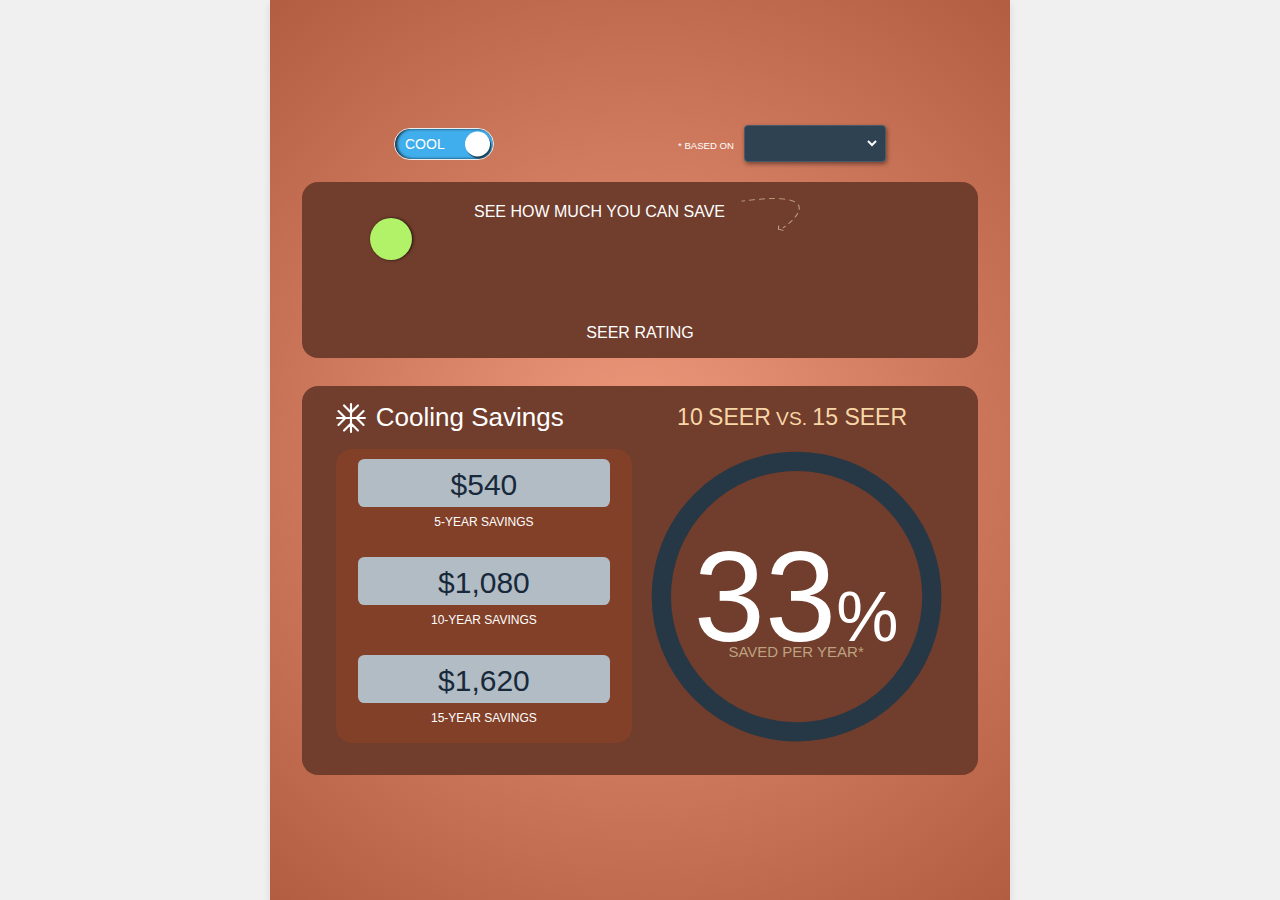
<file: localIndex.html>
<!DOCTYPE html>
<html lang="en">
<head>
    <meta charset="UTF-8">
    <meta name="viewport" content="width=device-width, initial-scale=1.0">
    <title>Energy Savings Calculator</title>
    <link rel="stylesheet" href="/css/index.css">
    <link rel="stylesheet" href="/css/switch.css">
    <link rel="stylesheet" href="/css/select.css">
    <link rel="stylesheet" href="/css/slider.css">
    <link rel="stylesheet" href="/css/circle.css">
    <link rel="stylesheet" href="/css/savings.css">
    <link rel="stylesheet" href="/css/jqueryui.css">
    <link rel="stylesheet" href="/css/jqueryslider.css">
</head>

<body>
    <div class="calculator">
        <div class="container">
            <div class="toggles">
                <div class="switch-container">
                    <div class="switch">
                        <input checked="false" id="cooling-switch" class="switch-checkbox" name="switch"
                            type="checkbox" />
                        <label for="cooling-switch" class="switch-label">
                            <div class="switch-inner"></div>
                            <div class="switch-switch"></div>
                        </label>
                    </div>
                </div>
                <div class="selector-container">
                    <label>* Based On</label>
                    <div class="select-container">
                        <select id="stateSelect" class="select"></select>
                    </div>
                </div>
            </div>
            <div class="slider">
                <div class="slider-container">
                    <div class="section-title">
                        <span id="savings-title">SEE HOW MUCH YOU CAN SAVE</span>
                        <img
                            src="/img/save-arrow.png">
                    </div>
                    <div class="slider-box">
                        <div id="sliderHandle">
                            <div id="custom-handle" class="ui-slider-handle"></div>
                        </div>
                        <div id="length-spans"></div>
                    </div>
                    <div id="rating">
                        <p><span class="type-rating">SEER</span> <span style="font-weight: 100;">RATING</span></p>
                    </div>
                </div>
            </div>
            <div class="display">
                <div class="display-container">
                    <div class="titles">
                        <div class="title">
                            <img width="30" height="30" id="cooling-icon"
                                src="/img/cool.svg" />
                            <span>Cooling Savings</span>
                        </div>
                        <div class="title-vs">
                            <span><span id="number-rating">10</span> <span class="type-rating">SEER</span> VS. <span
                                    id="title-value">15 SEER</span></span>
                        </div>
                    </div>
                    <div class="data-container">
                        <div class="savings" id="savings">
                            <div class="savings-item">
                                <p>5-YEAR SAVINGS</p>
                                <div class="progress-bar-solid c-tertiary five-progress">
                                    <span id="fiveYearSavings">$540</span>
                                    <div class="progress-bar-savings c-septenary" id="savings-five-year"></div>
                                </div>
                            </div>
                            <div class="savings-item">
                                <p>10-YEAR SAVINGS</p>
                                <div class="progress-bar-solid c-tertiary">
                                    <span id="tenYearSavings">$1,080</span>
                                    <div class="progress-bar-savings c-septenary" id="savings-ten-year"></div>
                                </div>
                            </div>
                            <div class="savings-item">
                                <p>15-YEAR SAVINGS</p>
                                <div class="progress-bar-solid c-tertiary fifteen-progress">
                                    <span id="fifteenYearSavings">$1,620</span>
                                    <div class="progress-bar-savings c-septenary" id="savings-fifteen-year"></div>
                                </div>
                            </div>
                        </div>
                        <div class="circle-container">
                            <svg version="1.1" viewBox="0 0 400 400" preserveAspectRatio="xMinYMin meet">
                                <linearGradient id="grad1" x1="0%" y1="0%" x2="100%" y2="0%">
                                    <stop offset="0%" style="stop-color:rgb(32,187,113);stop-opacity:1" />
                                    <stop offset="100%" style="stop-color:rgb(158,234,107);stop-opacity:1" />
                                </linearGradient>
                                <circle id="progress-bar-background" cx="200.5" cy="200.5" r="140.5" stroke="#263846"
                                    stroke-width="15" fill="none" class="c-tertiary" />
                                <circle id="progress-bar" cx="200.5" cy="200.5" r="140.5" stroke="#000"
                                    stroke-width="15" fill="none" stroke-dasharray="883" stroke-dashoffset="883"
                                    class="c-octonary" />
                            </svg>
                            <div class="percentage-indicator-container">
                                <span id="percentage">33<span class="percent">%</span></span>
                                <p>SAVED PER YEAR*</p>
                            </div>
                        </div>
                    </div>
                </div>
            </div>
        </div>
    </div>
</body>
<script src="/js/jquery.min.js"></script>
<script src="/js/jqueryui.min.js"></script>
<script src="/js/anime.min.js"></script>
<script src="/js/slider.js"></script>
</html>
</file>
<file: css/index.css>
@import url('https://fonts.cdnfonts.com/css/gilroy-bold');
body {
    font-family: 'Gilroy-Bold', sans-serif;
    display: flex;
    justify-content: center;
    align-items: center;
    height: 100vh;
    background-color: #f0f0f0;
    padding: 0;
    margin: 0 auto;
    overflow: hidden;
}

h1, h2, p, span, label {
}

.calculator {
    display: inline-flex;
    background: rgb(238,152,124);
    background: -moz-radial-gradient(circle, rgba(238,152,124,1) 0%, rgba(178,93,65,1) 100%);
    background: -webkit-radial-gradient(circle, rgba(238,152,124,1) 0%, rgba(178,93,65,1) 100%);
    background: radial-gradient(circle, rgba(238,152,124,1) 0%, rgba(178,93,65,1) 100%);
    filter: progid:DXImageTransform.Microsoft.gradient(startColorstr="#ee987c",endColorstr="#b25d41",GradientType=1); 
    color: #fff;
    width: 100%;
    max-width: 740px;
    height: 100vh;
    overflow-y: hidden;
    overflow-x: hidden;
    /* max-height: 740px; */
    box-shadow: 0 4px 8px rgba(0, 0, 0, 0.1);
    transition: background 0.34s;
    margin-right: auto 0em;
    margin-left: auto 0em;
}


.calculator .container {
    display: flex;
    flex-direction: column;
    justify-content: center;
    align-items: center;
    flex: 1;
    width: 100%;
    margin-top: 1.2em;
}

.calculator .container .toggles {
    display: flex;
    flex-direction: row;
    justify-content: space-around;
    align-items: center;
    width: 100%;
    height: auto;
}

.calculator .container .toggles .selector-container {
    display: flex;
    flex-direction: row;
    justify-content: flex-start;
    align-items: center;
    gap: 10px;
}

.calculator .container .toggles .selector-container label {
    height: auto;
    line-height: 13px;
    margin-top: 4px;
    text-transform: uppercase;
    font-size: 0.6em;
    font-family: 'Gilroy-Bold', sans-serif;

}

.calculator .container .slider {
    display: flex;
    flex-direction: column;
    justify-content: center;
    align-items: center;
    width: 100%;
    height: auto;
    padding: 0px;
    background-color: #713D2C;
    margin-top: 1em;
    border-radius: 0em;
    padding-top: 1em;
}

.calculator .container .slider .section-title {
    display: flex;
    flex-direction: row;
    align-items: center;
    justify-content: flex-start;
    gap: 1em;
}

.calculator .container .slider .section-title span {
    text-transform: uppercase;
}

.calculator .container .slider .slider-container {
    display: flex;
    flex-direction: column;
    justify-content: center;
    align-items: center;
    width: 80%;
}

.calculator .container .display {
    display: flex;
    flex-direction: column;
    justify-content: center;
    align-items: center;
    width: 100%;
    height: auto;
    padding: 0px;
    background-color: #713D2C;
    margin-top: 0em;
    border-radius: 0em;
}

.calculator .container .display .display-container {
    display: flex;
    flex-direction: column;
    justify-content: center;
    align-items: center;
    width: 100%;
    height: auto;
    padding: 0em;
}

.calculator .container .display .display-container .titles {
    width: 100%;
    display: flex;
    flex-direction: column;
    justify-content: space-between;
    align-items: center;
    text-align: center;
}

.calculator .container .display .display-container .titles .title {
    display: flex;
    justify-content: center;
    align-items: center;
    width: 100%;
    gap: 10px;
    font-size: clamp(12px, 3vw, 22px);
    text-wrap: nowrap;
}
.calculator .container .display .display-container .titles .title-vs {
    margin-top: 1em;
    width: 100%;
}

.calculator .container .display .display-container .titles .title span {
    font-size: clamp(26px, 2vw, 2.6em);
}

.calculator .container .display .display-container .titles .title-vs span {
    font-size: clamp(1em, 3vw, 1.2em);
    color: #F8D7A7;
}

.calculator .container .display .display-container .data-container {
    display: flex;
    flex: 1;
    flex-direction: column-reverse;
    justify-content: center;
    align-items: stretch;
    width: 100%;
    height: auto;
    position: relative;
    gap: 1em;
}

.calculator .container .display .display-container .data-container .savings, .calculator .container .display .display-container .data-container .circle-container {
    flex: 1;
    width: 100%;
}

@media screen and (min-width: 520px) {
    .calculator {
        margin: auto -2em;
    }
    .calculator .container {
        padding: 2em;
        margin-top: 0em;
    }
    .calculator .container .slider {
        border-radius: 1em;
        padding-top: 0.5em;
        margin: 20px;
    }
    .calculator .container .display {
        border-radius: 1em;
        margin-top: 0.5em;
    }
    .calculator .container .display .display-container {
        width: 90%;
    }
    .calculator .container .display .display-container {
        padding: 1em;
    }
    .calculator .container .display .display-container .titles .title {
        display: flex;
        justify-content: flex-start;
        align-items: center;
    }
    .calculator .container .display .display-container .titles {
        flex-direction: row;
    }
    .calculator .container .display .display-container .data-container {
        flex-direction: row;
    }
    .calculator > .container .display .display-container .data-container .savings {
        background-color: #824028;
    }
    .calculator .container .display .display-container .titles .title-vs {
        margin-top: 0em;
    }
}
</file>
<file: css/switch.css>
.switch {
    position: relative;
    width: 100px;
    user-select: none;
}

.switch-checkbox {
    display: none;
}

.switch-label {
    display: block;
    overflow: hidden;
    cursor: pointer;
    border: 1px solid #ececec;
    border-radius: 25px;
}

.switch-inner {
    width: 200%;
    margin-left: -100%;
    transition: margin 0.3s ease-in 0s;
}

.switch-inner:before,
.switch-inner:after {
    float: left;
    width: 50%;
    height: 30px;
    padding: 0;
    line-height: 30px;
    font-size: 14px;
    color: white;
    font-family: Trebuchet, Arial, sans-serif;
    box-sizing: border-box;
    box-shadow: 2px 0px 3px 0px rgba(0, 0, 0, 0.75) inset;
    -webkit-box-shadow: 2px 0px 3px 0px rgba(0, 0, 0, 0.75) inset;
    -moz-box-shadow: 2px 0px 3px 0px rgba(0, 0, 0, 0.75) inset;
    border-radius: 25px;
}

.switch-inner:before {
    content: "COOL";
    padding-left: 10px;
    background-color: #40aeec;
    color: #ffffff;
}

.switch-inner:after {
    content: "HEAT";
    padding-right: 10px;
    background-color: #ea651f;
    color: #fff;
    text-align: right;
}

.switch-switch {
    width: 25px;
    height: 25px;
    background: #ffffff;
    border-radius: 50%;
    position: absolute;
    top: 50%;
    transform: translateY(-50%);
    bottom: 0;
    right: 72px;
    transition: all 0.3s ease-in 0s;
    box-shadow: 1.4px 2px 1px 0px rgba(0, 0, 0, 0.6);
    -webkit-box-shadow: 1.4px 2px 1px 0px rgba(0, 0, 0, 0.6);
    -moz-box-shadow: 1.4px 2px 1px 0px rgba(0, 0, 0, 0.6);
}

.switch-checkbox:checked+.switch-label .switch-inner {
    margin-left: 0;
}

.switch-checkbox:checked+.switch-label .switch-switch {
    right: 4px;
}
</file>
<file: css/select.css>
.select-container {
    width: 140px;
    height: 35px;
    padding: 1px;
    border: 0;
    background-color: #2f4252;
    border-radius: 4px;
    box-shadow: 0px 0px 2px 0px rgba(255, 255, 255, 0.48) inset, 1px 2px 4px 0px rgba(0, 0, 0, 0.43);
    -webkit-box-shadow: 0px 0px 2px 0px rgba(255, 255, 255, 0.48) inset, 1px 2px 4px 0px rgba(0, 0, 0, 0.43);
    -moz-box-shadow: 0px 0px 2px 0px rgba(255, 255, 255, 0.48) inset, 1px 2px 4px 0px rgba(0, 0, 0, 0.43);
    color: #fff;
}

.select {
    width: 140px;
    padding: 5px;
    background-color: #2f4252;
    color: #fff;
    border: 0;
    border-radius: 4px;
    height: 35px;
    font-size: 11px;
    text-align: center;
    cursor: pointer;

    border-right: 5px solid transparent;
}

.select-label {
    background-color: #fff;
    background-image: url('https://firebasestorage.googleapis.com/v0/b/paradise-technologies-e8175.appspot.com/o/calculatorv2%2Farrows.png?alt=media&token=364aafa8-657e-4901-b004-67a596cd6674');
    width: 20px;
    height: 20px;
    background-repeat: no-repeat;
    background-position: center;
    border-radius: 2px;
    padding: 6px;
    cursor: pointer;
    box-shadow: 1px 2px 4px 0px rgba(0, 0, 0, 0.43);
    -webkit-box-shadow: 1px 2px 4px 0px rgba(0, 0, 0, 0.43);
    -moz-box-shadow: 1px 2px 4px 0px rgba(0, 0, 0, 0.43);
}

.cost-input-container {
    margin-bottom: 20px;
    text-align: center;
}

.cost-input-container label {
    display: block;
    font-size: 16px;
    color: #fff;
}

.cost-input-container input {
    width: 150px;
    padding: 10px;
    border: 1px solid #ccc;
    border-radius: 4px;
    background-color: #2f4252;
    color: #fff;
}
</file>
<file: css/slider.css>
.slider-box {
    width: 100%;
    height: 90px;
    position: relative;
    margin-top: -1em;
}

#slider {
    display: inline-block;
    width: 100%;
    height: 17px;
    top: 37px;
}

#sliderHandle {
    display: inline-block;
    width: 100%;
    height: 17px;
    top: 37px;
}

#slider .ui-slider-handle {
    top: -15px;
    width: 42px;
    height: 42px;
    border-radius: 25px;
    background: #f36533;
}

#sliderHandle .ui-slider-handle {
    top: -15px;
    width: 42px;
    height: 42px;
    border-radius: 25px;
    background: #b1f269;
    text-align: center;
    line-height: 45px;
    font-size: 18px;
    color: #676767;
    font-family: 'Gilroy-Bold', sans-serif;
}

.ui-corner-all,
.ui-corner-top,
.ui-corner-right,
.ui-corner-tr {
    border-top-right-radius: 9px;
    border-top-left-radius: 9px;
}

.ui-corner-all,
.ui-corner-bottom,
.ui-corner-right,
.ui-corner-br {
    border-bottom-right-radius: 9px;
    border-bottom-left-radius: 9px;
}

.ui-widget-content {
    border: 0px;
    color: #222222;
}

.ui-widget-header {
    border-top-right-radius: 0;
    border-bottom-right-radius: 0;
    background: #f36633;
    color: #222222;
}

#sliderHandle .ui-widget-header {
    border-top-right-radius: 0;
    border-bottom-right-radius: 0;
    background: rgb(33, 187, 113);
    background: -moz-linear-gradient(90deg, rgba(33, 187, 113, 1) 0%, rgba(143, 228, 108, 1) 100%);
    background: -webkit-linear-gradient(90deg, rgba(33, 187, 113, 1) 0%, rgba(143, 228, 108, 1) 100%);
    background: linear-gradient(90deg, rgba(33, 187, 113, 1) 0%, rgba(143, 228, 108, 1) 100%);
    filter: progid:DXImageTransform.Microsoft.gradient(startColorstr="#21bb71", endColorstr="#8fe46c", GradientType=1);
    color: #222222;
}

.ui-slider-horizontal .ui-slider-handle {
    margin-left: -0.8em
}

#eq {
    height: 150px;
}

#eq>span {
    display: inline-block;
    height: 120px;
    margin: 20px;
}

#eq .ui-slider-handle {
    width: 25px;
    height: 25px;
    border-radius: 25px;
    background: #7a182d;
    left: -6px;
}

#eq .ui-widget-header {
    border-top-right-radius: 0;
    border-top-left-radius: 0;
    border-bottom-left-radius: 0;
    border-bottom-right-radius: 0;
}

.ui-widget.ui-widget-content {
    border: 0px !important;
}

.ui-state-default,
.ui-widget-content .ui-state-default,
.ui-widget-header .ui-state-default,
.ui-button,
html .ui-button.ui-state-disabled:hover,
html .ui-button.ui-state-disabled:active {
    border: 0px !important;
}

#sliderHandle .ui-slider-handle {
    outline: none;
    cursor: pointer;
    box-shadow: 1px 0px 3px 0px rgba(0, 0, 0, 0.75);
    -webkit-box-shadow: 1px 0px 3px 0px rgba(0, 0, 0, 0.75);
    -moz-box-shadow: 1px 0px 3px 0px rgba(0, 0, 0, 0.75);
}

#length-spans {
    display: flex;
    flex-direction: row;
    justify-content:space-around;
    align-items: center;
    width: 100%;
    padding-top: 50px;
    gap: clamp(1px, 1vw, 14px);
}

#length-spans span {
    flex: 1;
    text-align: center;
    font-size: clamp(14px, 2vw, 14px);
}
</file>
<file: css/circle.css>
.circle-container {
    display: flex;
    flex-direction: row !important;
    justify-content: center;
    align-items: center;
    width: 100%;
}
.circle-container svg {
    width: 100%;
    max-width: 240px;
}

.circle-container svg circle {
    stroke-width: 80px;
    transform-origin: center;
}

#progress-bar {
    transform: rotate(-90deg);
    transform-origin: center;
    stroke: url(#grad1)
}

.circle-container .percentage-indicator-container {
    display: flex;
    flex-direction: column;
    justify-content: center;
    align-items: center;
    width: auto !important;
    min-height: 100%;
    min-width: 150px;
}

.circle-container .percentage-indicator-container #percentage {
    font-size: clamp(6em, 22vw, 8em);
    position: absolute;
}

.circle-container .percentage-indicator-container p {
    font-size: clamp(8px, 12vw, 15px);
    margin: 0;
    margin-top: -1em;
    text-transform: uppercase;
    color: #BEA280;
    margin-top: 100%;
    margin-bottom: 2.6em;
}

.circle-container .percentage-indicator-container #percentage .percent {
    font-size: clamp(28px, 8vw, 70px);
}

@media screen and (min-width: 520px) {
    .circle-container svg {
        max-width: 100%;
    }
    .circle-container svg circle {
        stroke-width: 20px;
        scale: 1.3;
    }
    .circle-container .percentage-indicator-container {
        position: absolute;
        min-height: 100%;
    }
    .circle-container {
        flex-direction: column;
    }
}
</file>
<file: css/savings.css>
.savings {
    display: flex;
    flex-direction: row;
    justify-content: center;
    align-items: center;
    padding: 0px;
    background-color: none;
    border-radius: 0em;
    margin-top: 0em;
    margin-bottom: 0em;
    background-image: url('https://firebasestorage.googleapis.com/v0/b/paradise-technologies-e8175.appspot.com/o/calculatorv2%2Fflechas_calcu.svg?alt=media&token=603a62b3-d922-48f1-a1c2-620560219bb6');
    background-position: top;
    background-size: contain;
    background-repeat: no-repeat;
}

.savings .savings-item {
    display: flex;
    flex: 1;
    flex-direction: column-reverse;
    justify-content: center;
    align-items: center;
    width: 85%;
    margin: 0px;
}

.savings-item p {
    font-size: 12px;
    text-align: center;
    width: min-content;
    margin-top: 15%;
}

.savings .progress-bar-solid {
    position: relative;
    display: flex;
    flex-direction: column;
    justify-content: center;
    align-items: center;
    /* background: #9eea6b url('https://firebasestorage.googleapis.com/v0/b/paradise-technologies-e8175.appspot.com/o/calculatorv2%2Fbg-mobile-savings-cooling.png?alt=media&token=fe78e19c-f74c-43bc-ab22-5321843b78b8') 100% 0% no-repeat; */
    padding-top: 10px;
    padding-bottom: 10px;
    text-align: center;
    width: 100%;
    height: 28px;
    border-radius: 0px;
}

.savings .savings-item .progress-bar-savings {
    display: none;
}

.savings .progress-bar-solid span {
    position: relative;
    font-size: clamp(16px, 6vw, 30px);
    z-index: 20;
    color: #fff;
    margin-top: clamp(2%, 4%, 6%);
    height: 100%;
}

.calculator .savings .progress-bar-solid span {
    color: #000;
    font-family: 'Gilroy-Bold', sans-serif;

}

@media screen and (min-width: 520px) {
    .savings .savings-item {
        margin: 10px;
    }
    .savings-item p {
        width: 100%;
        margin: 8px;
    }
    .savings {
        flex-direction: column;
        margin-top: 1em;
        margin-bottom: 1em;
        border-radius: 1em;
        background-color: #1C3A54;
        background-image: none;
    }

    .savings .progress-bar-solid span {
        color: #17293a;
    }

    .savings .progress-bar-solid {
        position: relative;
        background-image: none;
        background-color: #b2bcc5;
        border-radius: 5px;
        border-radius: 0.4em;
    }

    .savings .savings-item .progress-bar-savings {
        display: flex;
        position: absolute;
        left: 0;
        top: 0;
        height: 100%;
        max-width: 100%;
        background: rgb(32, 187, 113);
        background: -moz-linear-gradient(90deg, rgba(32, 187, 113, 1) 0%, rgba(158, 234, 107, 1) 100%);
        background: -webkit-linear-gradient(90deg, rgba(32, 187, 113, 1) 0%, rgba(158, 234, 107, 1) 100%);
        background: linear-gradient(90deg, rgba(32, 187, 113, 1) 0%, rgba(158, 234, 107, 1) 100%);
        filter: progid:DXImageTransform.Microsoft.gradient(startColorstr="#20bb71", endColorstr="#9eea6b", GradientType=1);
        z-index: 10;
        border-radius: 5px;
    }
    .calculator .savings .progress-bar-solid span {
        color: #17293a;
        margin-left: 0px;
        margin-top: -2px;
    }
    
}
</file>
<file: css/jqueryui.css>
/*! jQuery UI - v1.12.1 - 2016-09-14
* http://jqueryui.com
* Includes: core.css, accordion.css, autocomplete.css, menu.css, button.css, controlgroup.css, checkboxradio.css, datepicker.css, dialog.css, draggable.css, resizable.css, progressbar.css, selectable.css, selectmenu.css, slider.css, sortable.css, spinner.css, tabs.css, tooltip.css, theme.css
* To view and modify this theme, visit http://jqueryui.com/themeroller/?bgShadowXPos=&bgOverlayXPos=&bgErrorXPos=&bgHighlightXPos=&bgContentXPos=&bgHeaderXPos=&bgActiveXPos=&bgHoverXPos=&bgDefaultXPos=&bgShadowYPos=&bgOverlayYPos=&bgErrorYPos=&bgHighlightYPos=&bgContentYPos=&bgHeaderYPos=&bgActiveYPos=&bgHoverYPos=&bgDefaultYPos=&bgShadowRepeat=&bgOverlayRepeat=&bgErrorRepeat=&bgHighlightRepeat=&bgContentRepeat=&bgHeaderRepeat=&bgActiveRepeat=&bgHoverRepeat=&bgDefaultRepeat=&iconsHover=url(%22images%2Fui-icons_555555_256x240.png%22)&iconsHighlight=url(%22images%2Fui-icons_777620_256x240.png%22)&iconsHeader=url(%22images%2Fui-icons_444444_256x240.png%22)&iconsError=url(%22images%2Fui-icons_cc0000_256x240.png%22)&iconsDefault=url(%22images%2Fui-icons_777777_256x240.png%22)&iconsContent=url(%22images%2Fui-icons_444444_256x240.png%22)&iconsActive=url(%22images%2Fui-icons_ffffff_256x240.png%22)&bgImgUrlShadow=&bgImgUrlOverlay=&bgImgUrlHover=&bgImgUrlHighlight=&bgImgUrlHeader=&bgImgUrlError=&bgImgUrlDefault=&bgImgUrlContent=&bgImgUrlActive=&opacityFilterShadow=Alpha(Opacity%3D30)&opacityFilterOverlay=Alpha(Opacity%3D30)&opacityShadowPerc=30&opacityOverlayPerc=30&iconColorHover=%23555555&iconColorHighlight=%23777620&iconColorHeader=%23444444&iconColorError=%23cc0000&iconColorDefault=%23777777&iconColorContent=%23444444&iconColorActive=%23ffffff&bgImgOpacityShadow=0&bgImgOpacityOverlay=0&bgImgOpacityError=95&bgImgOpacityHighlight=55&bgImgOpacityContent=75&bgImgOpacityHeader=75&bgImgOpacityActive=65&bgImgOpacityHover=75&bgImgOpacityDefault=75&bgTextureShadow=flat&bgTextureOverlay=flat&bgTextureError=flat&bgTextureHighlight=flat&bgTextureContent=flat&bgTextureHeader=flat&bgTextureActive=flat&bgTextureHover=flat&bgTextureDefault=flat&cornerRadius=3px&fwDefault=normal&ffDefault=Arial%2CHelvetica%2Csans-serif&fsDefault=1em&cornerRadiusShadow=8px&thicknessShadow=5px&offsetLeftShadow=0px&offsetTopShadow=0px&opacityShadow=.3&bgColorShadow=%23666666&opacityOverlay=.3&bgColorOverlay=%23aaaaaa&fcError=%235f3f3f&borderColorError=%23f1a899&bgColorError=%23fddfdf&fcHighlight=%23777620&borderColorHighlight=%23dad55e&bgColorHighlight=%23fffa90&fcContent=%23333333&borderColorContent=%23dddddd&bgColorContent=%23ffffff&fcHeader=%23333333&borderColorHeader=%23dddddd&bgColorHeader=%23e9e9e9&fcActive=%23ffffff&borderColorActive=%23003eff&bgColorActive=%23007fff&fcHover=%232b2b2b&borderColorHover=%23cccccc&bgColorHover=%23ededed&fcDefault=%23454545&borderColorDefault=%23c5c5c5&bgColorDefault=%23f6f6f6
* Copyright jQuery Foundation and other contributors; Licensed MIT */

/* Layout helpers
----------------------------------*/
.ui-helper-hidden {
	display: none;
}
.ui-helper-hidden-accessible {
	border: 0;
	clip: rect(0 0 0 0);
	height: 1px;
	margin: -1px;
	overflow: hidden;
	padding: 0;
	position: absolute;
	width: 1px;
}
.ui-helper-reset {
	margin: 0;
	padding: 0;
	border: 0;
	outline: 0;
	line-height: 1.3;
	text-decoration: none;
	font-size: 100%;
	list-style: none;
}
.ui-helper-clearfix:before,
.ui-helper-clearfix:after {
	content: "";
	display: table;
	border-collapse: collapse;
}
.ui-helper-clearfix:after {
	clear: both;
}
.ui-helper-zfix {
	width: 100%;
	height: 100%;
	top: 0;
	left: 0;
	position: absolute;
	opacity: 0;
	filter:Alpha(Opacity=0); /* support: IE8 */
}

.ui-front {
	z-index: 100;
}


/* Interaction Cues
----------------------------------*/
.ui-state-disabled {
	cursor: default !important;
	pointer-events: none;
}


/* Icons
----------------------------------*/
.ui-icon {
	display: inline-block;
	vertical-align: middle;
	margin-top: -.25em;
	position: relative;
	text-indent: -99999px;
	overflow: hidden;
	background-repeat: no-repeat;
}

.ui-widget-icon-block {
	left: 50%;
	margin-left: -8px;
	display: block;
}

/* Misc visuals
----------------------------------*/

/* Overlays */
.ui-widget-overlay {
	position: fixed;
	top: 0;
	left: 0;
	width: 100%;
	height: 100%;
}
.ui-accordion .ui-accordion-header {
	display: block;
	cursor: pointer;
	position: relative;
	margin: 2px 0 0 0;
	padding: .5em .5em .5em .7em;
	font-size: 100%;
}
.ui-accordion .ui-accordion-content {
	padding: 1em 2.2em;
	border-top: 0;
	overflow: auto;
}
.ui-autocomplete {
	position: absolute;
	top: 0;
	left: 0;
	cursor: default;
}
.ui-menu {
	list-style: none;
	padding: 0;
	margin: 0;
	display: block;
	outline: 0;
}
.ui-menu .ui-menu {
	position: absolute;
}
.ui-menu .ui-menu-item {
	margin: 0;
	cursor: pointer;
	/* support: IE10, see #8844 */
	list-style-image: url("[data-uri]");
}
.ui-menu .ui-menu-item-wrapper {
	position: relative;
	padding: 3px 1em 3px .4em;
}
.ui-menu .ui-menu-divider {
	margin: 5px 0;
	height: 0;
	font-size: 0;
	line-height: 0;
	border-width: 1px 0 0 0;
}
.ui-menu .ui-state-focus,
.ui-menu .ui-state-active {
	margin: -1px;
}

/* icon support */
.ui-menu-icons {
	position: relative;
}
.ui-menu-icons .ui-menu-item-wrapper {
	padding-left: 2em;
}

/* left-aligned */
.ui-menu .ui-icon {
	position: absolute;
	top: 0;
	bottom: 0;
	left: .2em;
	margin: auto 0;
}

/* right-aligned */
.ui-menu .ui-menu-icon {
	left: auto;
	right: 0;
}
.ui-button {
	padding: .4em 1em;
	display: inline-block;
	position: relative;
	line-height: normal;
	margin-right: .1em;
	cursor: pointer;
	vertical-align: middle;
	text-align: center;
	-webkit-user-select: none;
	-moz-user-select: none;
	-ms-user-select: none;
	user-select: none;

	/* Support: IE <= 11 */
	overflow: visible;
}

.ui-button,
.ui-button:link,
.ui-button:visited,
.ui-button:hover,
.ui-button:active {
	text-decoration: none;
}

/* to make room for the icon, a width needs to be set here */
.ui-button-icon-only {
	width: 2em;
	box-sizing: border-box;
	text-indent: -9999px;
	white-space: nowrap;
}

/* no icon support for input elements */
input.ui-button.ui-button-icon-only {
	text-indent: 0;
}

/* button icon element(s) */
.ui-button-icon-only .ui-icon {
	position: absolute;
	top: 50%;
	left: 50%;
	margin-top: -8px;
	margin-left: -8px;
}

.ui-button.ui-icon-notext .ui-icon {
	padding: 0;
	width: 2.1em;
	height: 2.1em;
	text-indent: -9999px;
	white-space: nowrap;

}

input.ui-button.ui-icon-notext .ui-icon {
	width: auto;
	height: auto;
	text-indent: 0;
	white-space: normal;
	padding: .4em 1em;
}

/* workarounds */
/* Support: Firefox 5 - 40 */
input.ui-button::-moz-focus-inner,
button.ui-button::-moz-focus-inner {
	border: 0;
	padding: 0;
}
.ui-controlgroup {
	vertical-align: middle;
	display: inline-block;
}
.ui-controlgroup > .ui-controlgroup-item {
	float: left;
	margin-left: 0;
	margin-right: 0;
}
.ui-controlgroup > .ui-controlgroup-item:focus,
.ui-controlgroup > .ui-controlgroup-item.ui-visual-focus {
	z-index: 9999;
}
.ui-controlgroup-vertical > .ui-controlgroup-item {
	display: block;
	float: none;
	width: 100%;
	margin-top: 0;
	margin-bottom: 0;
	text-align: left;
}
.ui-controlgroup-vertical .ui-controlgroup-item {
	box-sizing: border-box;
}
.ui-controlgroup .ui-controlgroup-label {
	padding: .4em 1em;
}
.ui-controlgroup .ui-controlgroup-label span {
	font-size: 80%;
}
.ui-controlgroup-horizontal .ui-controlgroup-label + .ui-controlgroup-item {
	border-left: none;
}
.ui-controlgroup-vertical .ui-controlgroup-label + .ui-controlgroup-item {
	border-top: none;
}
.ui-controlgroup-horizontal .ui-controlgroup-label.ui-widget-content {
	border-right: none;
}
.ui-controlgroup-vertical .ui-controlgroup-label.ui-widget-content {
	border-bottom: none;
}

/* Spinner specific style fixes */
.ui-controlgroup-vertical .ui-spinner-input {

	/* Support: IE8 only, Android < 4.4 only */
	width: 75%;
	width: calc( 100% - 2.4em );
}
.ui-controlgroup-vertical .ui-spinner .ui-spinner-up {
	border-top-style: solid;
}

.ui-checkboxradio-label .ui-icon-background {
	box-shadow: inset 1px 1px 1px #ccc;
	border-radius: .12em;
	border: none;
}
.ui-checkboxradio-radio-label .ui-icon-background {
	width: 16px;
	height: 16px;
	border-radius: 1em;
	overflow: visible;
	border: none;
}
.ui-checkboxradio-radio-label.ui-checkboxradio-checked .ui-icon,
.ui-checkboxradio-radio-label.ui-checkboxradio-checked:hover .ui-icon {
	background-image: none;
	width: 8px;
	height: 8px;
	border-width: 4px;
	border-style: solid;
}
.ui-checkboxradio-disabled {
	pointer-events: none;
}
.ui-datepicker {
	width: 17em;
	padding: .2em .2em 0;
	display: none;
}
.ui-datepicker .ui-datepicker-header {
	position: relative;
	padding: .2em 0;
}
.ui-datepicker .ui-datepicker-prev,
.ui-datepicker .ui-datepicker-next {
	position: absolute;
	top: 2px;
	width: 1.8em;
	height: 1.8em;
}
.ui-datepicker .ui-datepicker-prev-hover,
.ui-datepicker .ui-datepicker-next-hover {
	top: 1px;
}
.ui-datepicker .ui-datepicker-prev {
	left: 2px;
}
.ui-datepicker .ui-datepicker-next {
	right: 2px;
}
.ui-datepicker .ui-datepicker-prev-hover {
	left: 1px;
}
.ui-datepicker .ui-datepicker-next-hover {
	right: 1px;
}
.ui-datepicker .ui-datepicker-prev span,
.ui-datepicker .ui-datepicker-next span {
	display: block;
	position: absolute;
	left: 50%;
	margin-left: -8px;
	top: 50%;
	margin-top: -8px;
}
.ui-datepicker .ui-datepicker-title {
	margin: 0 2.3em;
	line-height: 1.8em;
	text-align: center;
}
.ui-datepicker .ui-datepicker-title select {
	font-size: 1em;
	margin: 1px 0;
}
.ui-datepicker select.ui-datepicker-month,
.ui-datepicker select.ui-datepicker-year {
	width: 45%;
}
.ui-datepicker table {
	width: 100%;
	font-size: .9em;
	border-collapse: collapse;
	margin: 0 0 .4em;
}
.ui-datepicker th {
	padding: .7em .3em;
	text-align: center;
	font-weight: bold;
	border: 0;
}
.ui-datepicker td {
	border: 0;
	padding: 1px;
}
.ui-datepicker td span,
.ui-datepicker td a {
	display: block;
	padding: .2em;
	text-align: right;
	text-decoration: none;
}
.ui-datepicker .ui-datepicker-buttonpane {
	background-image: none;
	margin: .7em 0 0 0;
	padding: 0 .2em;
	border-left: 0;
	border-right: 0;
	border-bottom: 0;
}
.ui-datepicker .ui-datepicker-buttonpane button {
	float: right;
	margin: .5em .2em .4em;
	cursor: pointer;
	padding: .2em .6em .3em .6em;
	width: auto;
	overflow: visible;
}
.ui-datepicker .ui-datepicker-buttonpane button.ui-datepicker-current {
	float: left;
}

/* with multiple calendars */
.ui-datepicker.ui-datepicker-multi {
	width: auto;
}
.ui-datepicker-multi .ui-datepicker-group {
	float: left;
}
.ui-datepicker-multi .ui-datepicker-group table {
	width: 95%;
	margin: 0 auto .4em;
}
.ui-datepicker-multi-2 .ui-datepicker-group {
	width: 50%;
}
.ui-datepicker-multi-3 .ui-datepicker-group {
	width: 33.3%;
}
.ui-datepicker-multi-4 .ui-datepicker-group {
	width: 25%;
}
.ui-datepicker-multi .ui-datepicker-group-last .ui-datepicker-header,
.ui-datepicker-multi .ui-datepicker-group-middle .ui-datepicker-header {
	border-left-width: 0;
}
.ui-datepicker-multi .ui-datepicker-buttonpane {
	clear: left;
}
.ui-datepicker-row-break {
	clear: both;
	width: 100%;
	font-size: 0;
}

/* RTL support */
.ui-datepicker-rtl {
	direction: rtl;
}
.ui-datepicker-rtl .ui-datepicker-prev {
	right: 2px;
	left: auto;
}
.ui-datepicker-rtl .ui-datepicker-next {
	left: 2px;
	right: auto;
}
.ui-datepicker-rtl .ui-datepicker-prev:hover {
	right: 1px;
	left: auto;
}
.ui-datepicker-rtl .ui-datepicker-next:hover {
	left: 1px;
	right: auto;
}
.ui-datepicker-rtl .ui-datepicker-buttonpane {
	clear: right;
}
.ui-datepicker-rtl .ui-datepicker-buttonpane button {
	float: left;
}
.ui-datepicker-rtl .ui-datepicker-buttonpane button.ui-datepicker-current,
.ui-datepicker-rtl .ui-datepicker-group {
	float: right;
}
.ui-datepicker-rtl .ui-datepicker-group-last .ui-datepicker-header,
.ui-datepicker-rtl .ui-datepicker-group-middle .ui-datepicker-header {
	border-right-width: 0;
	border-left-width: 1px;
}

/* Icons */
.ui-datepicker .ui-icon {
	display: block;
	text-indent: -99999px;
	overflow: hidden;
	background-repeat: no-repeat;
	left: .5em;
	top: .3em;
}
.ui-dialog {
	position: absolute;
	top: 0;
	left: 0;
	padding: .2em;
	outline: 0;
}
.ui-dialog .ui-dialog-titlebar {
	padding: .4em 1em;
	position: relative;
}
.ui-dialog .ui-dialog-title {
	float: left;
	margin: .1em 0;
	white-space: nowrap;
	width: 90%;
	overflow: hidden;
	text-overflow: ellipsis;
}
.ui-dialog .ui-dialog-titlebar-close {
	position: absolute;
	right: .3em;
	top: 50%;
	width: 20px;
	margin: -10px 0 0 0;
	padding: 1px;
	height: 20px;
}
.ui-dialog .ui-dialog-content {
	position: relative;
	border: 0;
	padding: .5em 1em;
	background: none;
	overflow: auto;
}
.ui-dialog .ui-dialog-buttonpane {
	text-align: left;
	border-width: 1px 0 0 0;
	background-image: none;
	margin-top: .5em;
	padding: .3em 1em .5em .4em;
}
.ui-dialog .ui-dialog-buttonpane .ui-dialog-buttonset {
	float: right;
}
.ui-dialog .ui-dialog-buttonpane button {
	margin: .5em .4em .5em 0;
	cursor: pointer;
}
.ui-dialog .ui-resizable-n {
	height: 2px;
	top: 0;
}
.ui-dialog .ui-resizable-e {
	width: 2px;
	right: 0;
}
.ui-dialog .ui-resizable-s {
	height: 2px;
	bottom: 0;
}
.ui-dialog .ui-resizable-w {
	width: 2px;
	left: 0;
}
.ui-dialog .ui-resizable-se,
.ui-dialog .ui-resizable-sw,
.ui-dialog .ui-resizable-ne,
.ui-dialog .ui-resizable-nw {
	width: 7px;
	height: 7px;
}
.ui-dialog .ui-resizable-se {
	right: 0;
	bottom: 0;
}
.ui-dialog .ui-resizable-sw {
	left: 0;
	bottom: 0;
}
.ui-dialog .ui-resizable-ne {
	right: 0;
	top: 0;
}
.ui-dialog .ui-resizable-nw {
	left: 0;
	top: 0;
}
.ui-draggable .ui-dialog-titlebar {
	cursor: move;
}
.ui-draggable-handle {
	-ms-touch-action: none;
	touch-action: none;
}
.ui-resizable {
	position: relative;
}
.ui-resizable-handle {
	position: absolute;
	font-size: 0.1px;
	display: block;
	-ms-touch-action: none;
	touch-action: none;
}
.ui-resizable-disabled .ui-resizable-handle,
.ui-resizable-autohide .ui-resizable-handle {
	display: none;
}
.ui-resizable-n {
	cursor: n-resize;
	height: 7px;
	width: 100%;
	top: -5px;
	left: 0;
}
.ui-resizable-s {
	cursor: s-resize;
	height: 7px;
	width: 100%;
	bottom: -5px;
	left: 0;
}
.ui-resizable-e {
	cursor: e-resize;
	width: 7px;
	right: -5px;
	top: 0;
	height: 100%;
}
.ui-resizable-w {
	cursor: w-resize;
	width: 7px;
	left: -5px;
	top: 0;
	height: 100%;
}
.ui-resizable-se {
	cursor: se-resize;
	width: 12px;
	height: 12px;
	right: 1px;
	bottom: 1px;
}
.ui-resizable-sw {
	cursor: sw-resize;
	width: 9px;
	height: 9px;
	left: -5px;
	bottom: -5px;
}
.ui-resizable-nw {
	cursor: nw-resize;
	width: 9px;
	height: 9px;
	left: -5px;
	top: -5px;
}
.ui-resizable-ne {
	cursor: ne-resize;
	width: 9px;
	height: 9px;
	right: -5px;
	top: -5px;
}
.ui-progressbar {
	height: 2em;
	text-align: left;
	overflow: hidden;
}
.ui-progressbar .ui-progressbar-value {
	margin: -1px;
	height: 100%;
}
.ui-progressbar .ui-progressbar-overlay {
	background: url("[data-uri]");
	height: 100%;
	filter: alpha(opacity=25); /* support: IE8 */
	opacity: 0.25;
}
.ui-progressbar-indeterminate .ui-progressbar-value {
	background-image: none;
}
.ui-selectable {
	-ms-touch-action: none;
	touch-action: none;
}
.ui-selectable-helper {
	position: absolute;
	z-index: 100;
	border: 1px dotted black;
}
.ui-selectmenu-menu {
	padding: 0;
	margin: 0;
	position: absolute;
	top: 0;
	left: 0;
	display: none;
}
.ui-selectmenu-menu .ui-menu {
	overflow: auto;
	overflow-x: hidden;
	padding-bottom: 1px;
}
.ui-selectmenu-menu .ui-menu .ui-selectmenu-optgroup {
	font-size: 1em;
	font-weight: bold;
	line-height: 1.5;
	padding: 2px 0.4em;
	margin: 0.5em 0 0 0;
	height: auto;
	border: 0;
}
.ui-selectmenu-open {
	display: block;
}
.ui-selectmenu-text {
	display: block;
	margin-right: 20px;
	overflow: hidden;
	text-overflow: ellipsis;
}
.ui-selectmenu-button.ui-button {
	text-align: left;
	white-space: nowrap;
	width: 14em;
}
.ui-selectmenu-icon.ui-icon {
	float: right;
	margin-top: 0;
}
.ui-slider {
	position: relative;
	text-align: left;
}
.ui-slider .ui-slider-handle {
	position: absolute;
	z-index: 2;
	width: 1.2em;
	height: 1.2em;
	cursor: default;
	-ms-touch-action: none;
	touch-action: none;
}
.ui-slider .ui-slider-range {
	position: absolute;
	z-index: 1;
	font-size: .7em;
	display: block;
	border: 0;
	background-position: 0 0;
}

/* support: IE8 - See #6727 */
.ui-slider.ui-state-disabled .ui-slider-handle,
.ui-slider.ui-state-disabled .ui-slider-range {
	filter: inherit;
}

.ui-slider-horizontal {
	height: .8em;
}
.ui-slider-horizontal .ui-slider-handle {
	top: -.3em;
	margin-left: -.6em;
}
.ui-slider-horizontal .ui-slider-range {
	top: 0;
	height: 100%;
}
.ui-slider-horizontal .ui-slider-range-min {
	left: 0;
}
.ui-slider-horizontal .ui-slider-range-max {
	right: 0;
}

.ui-slider-vertical {
	width: .8em;
	height: 100px;
}
.ui-slider-vertical .ui-slider-handle {
	left: -.3em;
	margin-left: 0;
	margin-bottom: -.6em;
}
.ui-slider-vertical .ui-slider-range {
	left: 0;
	width: 100%;
}
.ui-slider-vertical .ui-slider-range-min {
	bottom: 0;
}
.ui-slider-vertical .ui-slider-range-max {
	top: 0;
}
.ui-sortable-handle {
	-ms-touch-action: none;
	touch-action: none;
}
.ui-spinner {
	position: relative;
	display: inline-block;
	overflow: hidden;
	padding: 0;
	vertical-align: middle;
}
.ui-spinner-input {
	border: none;
	background: none;
	color: inherit;
	padding: .222em 0;
	margin: .2em 0;
	vertical-align: middle;
	margin-left: .4em;
	margin-right: 2em;
}
.ui-spinner-button {
	width: 1.6em;
	height: 50%;
	font-size: .5em;
	padding: 0;
	margin: 0;
	text-align: center;
	position: absolute;
	cursor: default;
	display: block;
	overflow: hidden;
	right: 0;
}
/* more specificity required here to override default borders */
.ui-spinner a.ui-spinner-button {
	border-top-style: none;
	border-bottom-style: none;
	border-right-style: none;
}
.ui-spinner-up {
	top: 0;
}
.ui-spinner-down {
	bottom: 0;
}
.ui-tabs {
	position: relative;/* position: relative prevents IE scroll bug (element with position: relative inside container with overflow: auto appear as "fixed") */
	padding: .2em;
}
.ui-tabs .ui-tabs-nav {
	margin: 0;
	padding: .2em .2em 0;
}
.ui-tabs .ui-tabs-nav li {
	list-style: none;
	float: left;
	position: relative;
	top: 0;
	margin: 1px .2em 0 0;
	border-bottom-width: 0;
	padding: 0;
	white-space: nowrap;
}
.ui-tabs .ui-tabs-nav .ui-tabs-anchor {
	float: left;
	padding: .5em 1em;
	text-decoration: none;
}
.ui-tabs .ui-tabs-nav li.ui-tabs-active {
	margin-bottom: -1px;
	padding-bottom: 1px;
}
.ui-tabs .ui-tabs-nav li.ui-tabs-active .ui-tabs-anchor,
.ui-tabs .ui-tabs-nav li.ui-state-disabled .ui-tabs-anchor,
.ui-tabs .ui-tabs-nav li.ui-tabs-loading .ui-tabs-anchor {
	cursor: text;
}
.ui-tabs-collapsible .ui-tabs-nav li.ui-tabs-active .ui-tabs-anchor {
	cursor: pointer;
}
.ui-tabs .ui-tabs-panel {
	display: block;
	border-width: 0;
	padding: 1em 1.4em;
	background: none;
}
.ui-tooltip {
	padding: 8px;
	position: absolute;
	z-index: 9999;
	max-width: 300px;
}
body .ui-tooltip {
	border-width: 2px;
}

/* Component containers
----------------------------------*/
.ui-widget {
	font-family: Arial,Helvetica,sans-serif;
	font-size: 1em;
}
.ui-widget .ui-widget {
	font-size: 1em;
}
.ui-widget input,
.ui-widget select,
.ui-widget textarea,
.ui-widget button {
	font-family: Arial,Helvetica,sans-serif;
	font-size: 1em;
}
.ui-widget.ui-widget-content {
	border: 1px solid #c5c5c5;
}
.ui-widget-content {
	border: 1px solid #dddddd;
	background: #ffffff;
	color: #333333;
}
.ui-widget-content a {
	color: #333333;
}
.ui-widget-header {
	border: 1px solid #dddddd;
	background: #e9e9e9;
	color: #333333;
	font-weight: bold;
}
.ui-widget-header a {
	color: #333333;
}

/* Interaction states
----------------------------------*/
.ui-state-default,
.ui-widget-content .ui-state-default,
.ui-widget-header .ui-state-default,
.ui-button,

/* We use html here because we need a greater specificity to make sure disabled
works properly when clicked or hovered */
html .ui-button.ui-state-disabled:hover,
html .ui-button.ui-state-disabled:active {
	border: 1px solid #c5c5c5;
	background: #f6f6f6;
	font-weight: normal;
	color: #454545;
}
.ui-state-default a,
.ui-state-default a:link,
.ui-state-default a:visited,
a.ui-button,
a:link.ui-button,
a:visited.ui-button,
.ui-button {
	color: #454545;
	text-decoration: none;
}
.ui-state-hover,
.ui-widget-content .ui-state-hover,
.ui-widget-header .ui-state-hover,
.ui-state-focus,
.ui-widget-content .ui-state-focus,
.ui-widget-header .ui-state-focus,
.ui-button:hover,
.ui-button:focus {
	border: 1px solid #cccccc;
	background: #ededed;
	font-weight: normal;
	color: #2b2b2b;
}
.ui-state-hover a,
.ui-state-hover a:hover,
.ui-state-hover a:link,
.ui-state-hover a:visited,
.ui-state-focus a,
.ui-state-focus a:hover,
.ui-state-focus a:link,
.ui-state-focus a:visited,
a.ui-button:hover,
a.ui-button:focus {
	color: #2b2b2b;
	text-decoration: none;
}

.ui-visual-focus {
	box-shadow: 0 0 3px 1px rgb(94, 158, 214);
}
.ui-state-active,
.ui-widget-content .ui-state-active,
.ui-widget-header .ui-state-active,
a.ui-button:active,
.ui-button:active,
.ui-button.ui-state-active:hover {
	border: 1px solid #003eff;
	background: #007fff;
	font-weight: normal;
	color: #ffffff;
}
.ui-icon-background,
.ui-state-active .ui-icon-background {
	border: #003eff;
	background-color: #ffffff;
}
.ui-state-active a,
.ui-state-active a:link,
.ui-state-active a:visited {
	color: #ffffff;
	text-decoration: none;
}

/* Interaction Cues
----------------------------------*/
.ui-state-highlight,
.ui-widget-content .ui-state-highlight,
.ui-widget-header .ui-state-highlight {
	border: 1px solid #dad55e;
	background: #fffa90;
	color: #777620;
}
.ui-state-checked {
	border: 1px solid #dad55e;
	background: #fffa90;
}
.ui-state-highlight a,
.ui-widget-content .ui-state-highlight a,
.ui-widget-header .ui-state-highlight a {
	color: #777620;
}
.ui-state-error,
.ui-widget-content .ui-state-error,
.ui-widget-header .ui-state-error {
	border: 1px solid #f1a899;
	background: #fddfdf;
	color: #5f3f3f;
}
.ui-state-error a,
.ui-widget-content .ui-state-error a,
.ui-widget-header .ui-state-error a {
	color: #5f3f3f;
}
.ui-state-error-text,
.ui-widget-content .ui-state-error-text,
.ui-widget-header .ui-state-error-text {
	color: #5f3f3f;
}
.ui-priority-primary,
.ui-widget-content .ui-priority-primary,
.ui-widget-header .ui-priority-primary {
	font-weight: bold;
}
.ui-priority-secondary,
.ui-widget-content .ui-priority-secondary,
.ui-widget-header .ui-priority-secondary {
	opacity: .7;
	filter:Alpha(Opacity=70); /* support: IE8 */
	font-weight: normal;
}
.ui-state-disabled,
.ui-widget-content .ui-state-disabled,
.ui-widget-header .ui-state-disabled {
	opacity: .35;
	filter:Alpha(Opacity=35); /* support: IE8 */
	background-image: none;
}
.ui-state-disabled .ui-icon {
	filter:Alpha(Opacity=35); /* support: IE8 - See #6059 */
}

/* Icons
----------------------------------*/

/* states and images */
.ui-icon {
	width: 16px;
	height: 16px;
}
.ui-icon,
.ui-widget-content .ui-icon {
	background-image: url("images/ui-icons_444444_256x240.png");
}
.ui-widget-header .ui-icon {
	background-image: url("images/ui-icons_444444_256x240.png");
}
.ui-state-hover .ui-icon,
.ui-state-focus .ui-icon,
.ui-button:hover .ui-icon,
.ui-button:focus .ui-icon {
	background-image: url("images/ui-icons_555555_256x240.png");
}
.ui-state-active .ui-icon,
.ui-button:active .ui-icon {
	background-image: url("images/ui-icons_ffffff_256x240.png");
}
.ui-state-highlight .ui-icon,
.ui-button .ui-state-highlight.ui-icon {
	background-image: url("images/ui-icons_777620_256x240.png");
}
.ui-state-error .ui-icon,
.ui-state-error-text .ui-icon {
	background-image: url("images/ui-icons_cc0000_256x240.png");
}
.ui-button .ui-icon {
	background-image: url("images/ui-icons_777777_256x240.png");
}

/* positioning */
.ui-icon-blank { background-position: 16px 16px; }
.ui-icon-caret-1-n { background-position: 0 0; }
.ui-icon-caret-1-ne { background-position: -16px 0; }
.ui-icon-caret-1-e { background-position: -32px 0; }
.ui-icon-caret-1-se { background-position: -48px 0; }
.ui-icon-caret-1-s { background-position: -65px 0; }
.ui-icon-caret-1-sw { background-position: -80px 0; }
.ui-icon-caret-1-w { background-position: -96px 0; }
.ui-icon-caret-1-nw { background-position: -112px 0; }
.ui-icon-caret-2-n-s { background-position: -128px 0; }
.ui-icon-caret-2-e-w { background-position: -144px 0; }
.ui-icon-triangle-1-n { background-position: 0 -16px; }
.ui-icon-triangle-1-ne { background-position: -16px -16px; }
.ui-icon-triangle-1-e { background-position: -32px -16px; }
.ui-icon-triangle-1-se { background-position: -48px -16px; }
.ui-icon-triangle-1-s { background-position: -65px -16px; }
.ui-icon-triangle-1-sw { background-position: -80px -16px; }
.ui-icon-triangle-1-w { background-position: -96px -16px; }
.ui-icon-triangle-1-nw { background-position: -112px -16px; }
.ui-icon-triangle-2-n-s { background-position: -128px -16px; }
.ui-icon-triangle-2-e-w { background-position: -144px -16px; }
.ui-icon-arrow-1-n { background-position: 0 -32px; }
.ui-icon-arrow-1-ne { background-position: -16px -32px; }
.ui-icon-arrow-1-e { background-position: -32px -32px; }
.ui-icon-arrow-1-se { background-position: -48px -32px; }
.ui-icon-arrow-1-s { background-position: -65px -32px; }
.ui-icon-arrow-1-sw { background-position: -80px -32px; }
.ui-icon-arrow-1-w { background-position: -96px -32px; }
.ui-icon-arrow-1-nw { background-position: -112px -32px; }
.ui-icon-arrow-2-n-s { background-position: -128px -32px; }
.ui-icon-arrow-2-ne-sw { background-position: -144px -32px; }
.ui-icon-arrow-2-e-w { background-position: -160px -32px; }
.ui-icon-arrow-2-se-nw { background-position: -176px -32px; }
.ui-icon-arrowstop-1-n { background-position: -192px -32px; }
.ui-icon-arrowstop-1-e { background-position: -208px -32px; }
.ui-icon-arrowstop-1-s { background-position: -224px -32px; }
.ui-icon-arrowstop-1-w { background-position: -240px -32px; }
.ui-icon-arrowthick-1-n { background-position: 1px -48px; }
.ui-icon-arrowthick-1-ne { background-position: -16px -48px; }
.ui-icon-arrowthick-1-e { background-position: -32px -48px; }
.ui-icon-arrowthick-1-se { background-position: -48px -48px; }
.ui-icon-arrowthick-1-s { background-position: -64px -48px; }
.ui-icon-arrowthick-1-sw { background-position: -80px -48px; }
.ui-icon-arrowthick-1-w { background-position: -96px -48px; }
.ui-icon-arrowthick-1-nw { background-position: -112px -48px; }
.ui-icon-arrowthick-2-n-s { background-position: -128px -48px; }
.ui-icon-arrowthick-2-ne-sw { background-position: -144px -48px; }
.ui-icon-arrowthick-2-e-w { background-position: -160px -48px; }
.ui-icon-arrowthick-2-se-nw { background-position: -176px -48px; }
.ui-icon-arrowthickstop-1-n { background-position: -192px -48px; }
.ui-icon-arrowthickstop-1-e { background-position: -208px -48px; }
.ui-icon-arrowthickstop-1-s { background-position: -224px -48px; }
.ui-icon-arrowthickstop-1-w { background-position: -240px -48px; }
.ui-icon-arrowreturnthick-1-w { background-position: 0 -64px; }
.ui-icon-arrowreturnthick-1-n { background-position: -16px -64px; }
.ui-icon-arrowreturnthick-1-e { background-position: -32px -64px; }
.ui-icon-arrowreturnthick-1-s { background-position: -48px -64px; }
.ui-icon-arrowreturn-1-w { background-position: -64px -64px; }
.ui-icon-arrowreturn-1-n { background-position: -80px -64px; }
.ui-icon-arrowreturn-1-e { background-position: -96px -64px; }
.ui-icon-arrowreturn-1-s { background-position: -112px -64px; }
.ui-icon-arrowrefresh-1-w { background-position: -128px -64px; }
.ui-icon-arrowrefresh-1-n { background-position: -144px -64px; }
.ui-icon-arrowrefresh-1-e { background-position: -160px -64px; }
.ui-icon-arrowrefresh-1-s { background-position: -176px -64px; }
.ui-icon-arrow-4 { background-position: 0 -80px; }
.ui-icon-arrow-4-diag { background-position: -16px -80px; }
.ui-icon-extlink { background-position: -32px -80px; }
.ui-icon-newwin { background-position: -48px -80px; }
.ui-icon-refresh { background-position: -64px -80px; }
.ui-icon-shuffle { background-position: -80px -80px; }
.ui-icon-transfer-e-w { background-position: -96px -80px; }
.ui-icon-transferthick-e-w { background-position: -112px -80px; }
.ui-icon-folder-collapsed { background-position: 0 -96px; }
.ui-icon-folder-open { background-position: -16px -96px; }
.ui-icon-document { background-position: -32px -96px; }
.ui-icon-document-b { background-position: -48px -96px; }
.ui-icon-note { background-position: -64px -96px; }
.ui-icon-mail-closed { background-position: -80px -96px; }
.ui-icon-mail-open { background-position: -96px -96px; }
.ui-icon-suitcase { background-position: -112px -96px; }
.ui-icon-comment { background-position: -128px -96px; }
.ui-icon-person { background-position: -144px -96px; }
.ui-icon-print { background-position: -160px -96px; }
.ui-icon-trash { background-position: -176px -96px; }
.ui-icon-locked { background-position: -192px -96px; }
.ui-icon-unlocked { background-position: -208px -96px; }
.ui-icon-bookmark { background-position: -224px -96px; }
.ui-icon-tag { background-position: -240px -96px; }
.ui-icon-home { background-position: 0 -112px; }
.ui-icon-flag { background-position: -16px -112px; }
.ui-icon-calendar { background-position: -32px -112px; }
.ui-icon-cart { background-position: -48px -112px; }
.ui-icon-pencil { background-position: -64px -112px; }
.ui-icon-clock { background-position: -80px -112px; }
.ui-icon-disk { background-position: -96px -112px; }
.ui-icon-calculator { background-position: -112px -112px; }
.ui-icon-zoomin { background-position: -128px -112px; }
.ui-icon-zoomout { background-position: -144px -112px; }
.ui-icon-search { background-position: -160px -112px; }
.ui-icon-wrench { background-position: -176px -112px; }
.ui-icon-gear { background-position: -192px -112px; }
.ui-icon-heart { background-position: -208px -112px; }
.ui-icon-star { background-position: -224px -112px; }
.ui-icon-link { background-position: -240px -112px; }
.ui-icon-cancel { background-position: 0 -128px; }
.ui-icon-plus { background-position: -16px -128px; }
.ui-icon-plusthick { background-position: -32px -128px; }
.ui-icon-minus { background-position: -48px -128px; }
.ui-icon-minusthick { background-position: -64px -128px; }
.ui-icon-close { background-position: -80px -128px; }
.ui-icon-closethick { background-position: -96px -128px; }
.ui-icon-key { background-position: -112px -128px; }
.ui-icon-lightbulb { background-position: -128px -128px; }
.ui-icon-scissors { background-position: -144px -128px; }
.ui-icon-clipboard { background-position: -160px -128px; }
.ui-icon-copy { background-position: -176px -128px; }
.ui-icon-contact { background-position: -192px -128px; }
.ui-icon-image { background-position: -208px -128px; }
.ui-icon-video { background-position: -224px -128px; }
.ui-icon-script { background-position: -240px -128px; }
.ui-icon-alert { background-position: 0 -144px; }
.ui-icon-info { background-position: -16px -144px; }
.ui-icon-notice { background-position: -32px -144px; }
.ui-icon-help { background-position: -48px -144px; }
.ui-icon-check { background-position: -64px -144px; }
.ui-icon-bullet { background-position: -80px -144px; }
.ui-icon-radio-on { background-position: -96px -144px; }
.ui-icon-radio-off { background-position: -112px -144px; }
.ui-icon-pin-w { background-position: -128px -144px; }
.ui-icon-pin-s { background-position: -144px -144px; }
.ui-icon-play { background-position: 0 -160px; }
.ui-icon-pause { background-position: -16px -160px; }
.ui-icon-seek-next { background-position: -32px -160px; }
.ui-icon-seek-prev { background-position: -48px -160px; }
.ui-icon-seek-end { background-position: -64px -160px; }
.ui-icon-seek-start { background-position: -80px -160px; }
/* ui-icon-seek-first is deprecated, use ui-icon-seek-start instead */
.ui-icon-seek-first { background-position: -80px -160px; }
.ui-icon-stop { background-position: -96px -160px; }
.ui-icon-eject { background-position: -112px -160px; }
.ui-icon-volume-off { background-position: -128px -160px; }
.ui-icon-volume-on { background-position: -144px -160px; }
.ui-icon-power { background-position: 0 -176px; }
.ui-icon-signal-diag { background-position: -16px -176px; }
.ui-icon-signal { background-position: -32px -176px; }
.ui-icon-battery-0 { background-position: -48px -176px; }
.ui-icon-battery-1 { background-position: -64px -176px; }
.ui-icon-battery-2 { background-position: -80px -176px; }
.ui-icon-battery-3 { background-position: -96px -176px; }
.ui-icon-circle-plus { background-position: 0 -192px; }
.ui-icon-circle-minus { background-position: -16px -192px; }
.ui-icon-circle-close { background-position: -32px -192px; }
.ui-icon-circle-triangle-e { background-position: -48px -192px; }
.ui-icon-circle-triangle-s { background-position: -64px -192px; }
.ui-icon-circle-triangle-w { background-position: -80px -192px; }
.ui-icon-circle-triangle-n { background-position: -96px -192px; }
.ui-icon-circle-arrow-e { background-position: -112px -192px; }
.ui-icon-circle-arrow-s { background-position: -128px -192px; }
.ui-icon-circle-arrow-w { background-position: -144px -192px; }
.ui-icon-circle-arrow-n { background-position: -160px -192px; }
.ui-icon-circle-zoomin { background-position: -176px -192px; }
.ui-icon-circle-zoomout { background-position: -192px -192px; }
.ui-icon-circle-check { background-position: -208px -192px; }
.ui-icon-circlesmall-plus { background-position: 0 -208px; }
.ui-icon-circlesmall-minus { background-position: -16px -208px; }
.ui-icon-circlesmall-close { background-position: -32px -208px; }
.ui-icon-squaresmall-plus { background-position: -48px -208px; }
.ui-icon-squaresmall-minus { background-position: -64px -208px; }
.ui-icon-squaresmall-close { background-position: -80px -208px; }
.ui-icon-grip-dotted-vertical { background-position: 0 -224px; }
.ui-icon-grip-dotted-horizontal { background-position: -16px -224px; }
.ui-icon-grip-solid-vertical { background-position: -32px -224px; }
.ui-icon-grip-solid-horizontal { background-position: -48px -224px; }
.ui-icon-gripsmall-diagonal-se { background-position: -64px -224px; }
.ui-icon-grip-diagonal-se { background-position: -80px -224px; }


/* Misc visuals
----------------------------------*/

/* Corner radius */
.ui-corner-all,
.ui-corner-top,
.ui-corner-left,
.ui-corner-tl {
	border-top-left-radius: 3px;
}
.ui-corner-all,
.ui-corner-top,
.ui-corner-right,
.ui-corner-tr {
	border-top-right-radius: 3px;
}
.ui-corner-all,
.ui-corner-bottom,
.ui-corner-left,
.ui-corner-bl {
	border-bottom-left-radius: 3px;
}
.ui-corner-all,
.ui-corner-bottom,
.ui-corner-right,
.ui-corner-br {
	border-bottom-right-radius: 3px;
}

/* Overlays */
.ui-widget-overlay {
	background: #aaaaaa;
	opacity: .003;
	filter: Alpha(Opacity=.3); /* support: IE8 */
}
.ui-widget-shadow {
	-webkit-box-shadow: 0px 0px 5px #666666;
	box-shadow: 0px 0px 5px #666666;
}
</file>
<file: css/jqueryslider.css>
/*! jQuery-ui-Slider-Pips - v1.11.4 - 2016-09-04
* Copyright (c) 2016 Simon Goellner <simey.me@gmail.com>; Licensed MIT */

/* HORIZONTAL */
/* increase bottom margin to fit the pips */
.ui-slider-horizontal.ui-slider-pips {
    margin-bottom: 1.4em;
  }
  
  /* default hide the labels and pips that arnt visible */
  /* we just use css to hide incase we want to show certain */
  /* labels/pips individually later */
  .ui-slider-pips .ui-slider-label,
  .ui-slider-pips .ui-slider-pip-hide {
    display: none;
  }
  
  /* now we show any labels that we've set to show in the options */
  .ui-slider-pips .ui-slider-pip-label .ui-slider-label {
    display: block;
  }
  
  /* PIP/LABEL WRAPPER */
  /* position each pip absolutely just below the default slider */
  /* and also prevent accidental selection */
  .ui-slider-pips .ui-slider-pip {
    width: 2em;
    height: 1em;
    line-height: 1em;
    position: absolute;
    font-size: 0.8em;
    color: #999;
    overflow: visible;
    text-align: center;
    top: 20px;
    left: 20px;
    margin-left: -1em;
    cursor: pointer;
    -webkit-touch-callout: none;
    -webkit-user-select: none;
    -moz-user-select: none;
    -ms-user-select: none;
    user-select: none;
  }
  
  .ui-state-disabled.ui-slider-pips .ui-slider-pip {
    cursor: default;
  }
  
  /* little pip/line position & size */
  .ui-slider-pips .ui-slider-line {
    background: #999;
    width: 1px;
    height: 3px;
    position: absolute;
    left: 50%;
  }
  
  /* the text label postion & size */
  /* it overflows so no need for width to be accurate */
  .ui-slider-pips .ui-slider-label {
    position: absolute;
    top: 5px;
    left: 50%;
    margin-left: -1em;
    width: 2em;
  }
  
  /* make it easy to see when we hover a label */
  .ui-slider-pips:not(.ui-slider-disabled) .ui-slider-pip:hover .ui-slider-label {
    color: black;
    font-weight: bold;
  }
  
  /* VERTICAL */
  /* vertical slider needs right-margin, not bottom */
  .ui-slider-vertical.ui-slider-pips {
    margin-bottom: 1em;
    margin-right: 2em;
  }
  
  /* align vertical pips left and to right of the slider */
  .ui-slider-vertical.ui-slider-pips .ui-slider-pip {
    text-align: left;
    top: auto;
    left: 20px;
    margin-left: 0;
    margin-bottom: -0.5em;
  }
  
  /* vertical line/pip should be horizontal instead */
  .ui-slider-vertical.ui-slider-pips .ui-slider-line {
    width: 3px;
    height: 1px;
    position: absolute;
    top: 50%;
    left: 0;
  }
  
  .ui-slider-vertical.ui-slider-pips .ui-slider-label {
    top: 50%;
    left: 0.5em;
    margin-left: 0;
    margin-top: -0.5em;
    width: 2em;
  }
  
  /* FLOATING HORIZTONAL TOOLTIPS */
  /* remove the godawful looking focus outline on handle and float */
  .ui-slider-float .ui-slider-handle:focus,
  .ui-slider-float .ui-slider-handle.ui-state-focus .ui-slider-tip-label,
  .ui-slider-float .ui-slider-handle:focus .ui-slider-tip,
  .ui-slider-float .ui-slider-handle.ui-state-focus .ui-slider-tip-label,
  .ui-slider-float .ui-slider-handle:focus .ui-slider-tip-label
  .ui-slider-float .ui-slider-handle.ui-state-focus .ui-slider-tip-label {
    outline: none;
  }
  
  /* style tooltips on handles and on labels */
  /* also has a nice transition */
  .ui-slider-float .ui-slider-tip,
  .ui-slider-float .ui-slider-tip-label {
    position: absolute;
    visibility: hidden;
    top: -40px;
    display: block;
    width: 34px;
    margin-left: -18px;
    left: 50%;
    height: 20px;
    line-height: 20px;
    background: white;
    border-radius: 3px;
    border: 1px solid #888;
    text-align: center;
    font-size: 12px;
    opacity: 0;
    color: #333;
    -webkit-transition-property: opacity, top, visibility;
    transition-property: opacity, top, visibility;
    -webkit-transition-timing-function: ease-in;
    transition-timing-function: ease-in;
    -webkit-transition-duration: 200ms, 200ms, 0ms;
    transition-duration: 200ms, 200ms, 0ms;
    -webkit-transition-delay: 0ms, 0ms, 200ms;
    transition-delay: 0ms, 0ms, 200ms;
  }
  
  /* show the tooltip on hover or focus */
  /* also switch transition delay around */
  .ui-slider-float .ui-slider-handle:hover .ui-slider-tip,
  .ui-slider-float .ui-slider-handle.ui-state-hover .ui-slider-tip,
  .ui-slider-float .ui-slider-handle:focus .ui-slider-tip,
  .ui-slider-float .ui-slider-handle.ui-state-focus .ui-slider-tip,
  .ui-slider-float .ui-slider-handle.ui-state-active .ui-slider-tip,
  .ui-slider-float .ui-slider-pip:hover .ui-slider-tip-label {
    opacity: 1;
    top: -30px;
    visibility: visible;
    -webkit-transition-timing-function: ease-out;
    transition-timing-function: ease-out;
    -webkit-transition-delay: 200ms, 200ms, 0ms;
    transition-delay: 200ms, 200ms, 0ms;
  }
  
  /* put label tooltips below slider */
  .ui-slider-float .ui-slider-pip .ui-slider-tip-label {
    top: 42px;
  }
  
  .ui-slider-float .ui-slider-pip:hover .ui-slider-tip-label {
    top: 32px;
    font-weight: normal;
  }
  
  /* give the tooltip a css triangle arrow */
  .ui-slider-float .ui-slider-tip:after,
  .ui-slider-float .ui-slider-pip .ui-slider-tip-label:after {
    content: " ";
    width: 0;
    height: 0;
    border: 5px solid rgba(255, 255, 255, 0);
    border-top-color: white;
    position: absolute;
    bottom: -10px;
    left: 50%;
    margin-left: -5px;
  }
  
  /* put a 1px border on the tooltip arrow to match tooltip border */
  .ui-slider-float .ui-slider-tip:before,
  .ui-slider-float .ui-slider-pip .ui-slider-tip-label:before {
    content: " ";
    width: 0;
    height: 0;
    border: 5px solid rgba(255, 255, 255, 0);
    border-top-color: #888;
    position: absolute;
    bottom: -11px;
    left: 50%;
    margin-left: -5px;
  }
  
  /* switch the arrow to top on labels */
  .ui-slider-float .ui-slider-pip .ui-slider-tip-label:after {
    border: 5px solid rgba(255, 255, 255, 0);
    border-bottom-color: white;
    top: -10px;
  }
  
  .ui-slider-float .ui-slider-pip .ui-slider-tip-label:before {
    border: 5px solid rgba(255, 255, 255, 0);
    border-bottom-color: #888;
    top: -11px;
  }
  
  /* FLOATING VERTICAL TOOLTIPS */
  /* tooltip floats to left of handle */
  .ui-slider-vertical.ui-slider-float .ui-slider-tip,
  .ui-slider-vertical.ui-slider-float .ui-slider-tip-label {
    top: 50%;
    margin-top: -11px;
    width: 34px;
    margin-left: 0px;
    left: -60px;
    color: #333;
    -webkit-transition-duration: 200ms, 200ms, 0;
    transition-duration: 200ms, 200ms, 0;
    -webkit-transition-property: opacity, left, visibility;
    transition-property: opacity, left, visibility;
    -webkit-transition-delay: 0, 0, 200ms;
    transition-delay: 0, 0, 200ms;
  }
  
  .ui-slider-vertical.ui-slider-float .ui-slider-handle:hover .ui-slider-tip,
  .ui-slider-vertical.ui-slider-float .ui-slider-handle.ui-state-hover .ui-slider-tip,
  .ui-slider-vertical.ui-slider-float .ui-slider-handle:focus .ui-slider-tip,
  .ui-slider-vertical.ui-slider-float .ui-slider-handle.ui-state-focus .ui-slider-tip,
  .ui-slider-vertical.ui-slider-float .ui-slider-handle.ui-state-active .ui-slider-tip,
  .ui-slider-vertical.ui-slider-float .ui-slider-pip:hover .ui-slider-tip-label {
    top: 50%;
    margin-top: -11px;
    left: -50px;
  }
  
  /* put label tooltips to right of slider */
  .ui-slider-vertical.ui-slider-float .ui-slider-pip .ui-slider-tip-label {
    left: 47px;
  }
  
  .ui-slider-vertical.ui-slider-float .ui-slider-pip:hover .ui-slider-tip-label {
    left: 37px;
  }
  
  /* give the tooltip a css triangle arrow */
  .ui-slider-vertical.ui-slider-float .ui-slider-tip:after,
  .ui-slider-vertical.ui-slider-float .ui-slider-pip .ui-slider-tip-label:after {
    border: 5px solid rgba(255, 255, 255, 0);
    border-left-color: white;
    border-top-color: transparent;
    position: absolute;
    bottom: 50%;
    margin-bottom: -5px;
    right: -10px;
    margin-left: 0;
    top: auto;
    left: auto;
  }
  
  .ui-slider-vertical.ui-slider-float .ui-slider-tip:before,
  .ui-slider-vertical.ui-slider-float .ui-slider-pip .ui-slider-tip-label:before {
    border: 5px solid rgba(255, 255, 255, 0);
    border-left-color: #888;
    border-top-color: transparent;
    position: absolute;
    bottom: 50%;
    margin-bottom: -5px;
    right: -11px;
    margin-left: 0;
    top: auto;
    left: auto;
  }
  
  .ui-slider-vertical.ui-slider-float .ui-slider-pip .ui-slider-tip-label:after {
    border: 5px solid rgba(255, 255, 255, 0);
    border-right-color: white;
    right: auto;
    left: -10px;
  }
  
  .ui-slider-vertical.ui-slider-float .ui-slider-pip .ui-slider-tip-label:before {
    border: 5px solid rgba(255, 255, 255, 0);
    border-right-color: #888;
    right: auto;
    left: -11px;
  }
  
  /* SELECTED STATES */
  /* Comment out this chuck of code if you don't want to have
          the new label colours shown */
  .ui-slider-pips [class*=ui-slider-pip-initial] {
    font-weight: bold;
    color: #14CA82;
  }
  
  .ui-slider-pips .ui-slider-pip-initial-2 {
    color: #1897C9;
  }
  
  .ui-slider-pips [class*=ui-slider-pip-selected] {
    font-weight: bold;
    color: #FF7A00;
  }
  
  .ui-slider-pips .ui-slider-pip-inrange {
    color: black;
  }
  
  .ui-slider-pips .ui-slider-pip-selected-2 {
    color: #E70081;
  }
  
  .ui-slider-pips [class*=ui-slider-pip-selected] .ui-slider-line,
  .ui-slider-pips .ui-slider-pip-inrange .ui-slider-line {
    background: black;
  }
</file>
